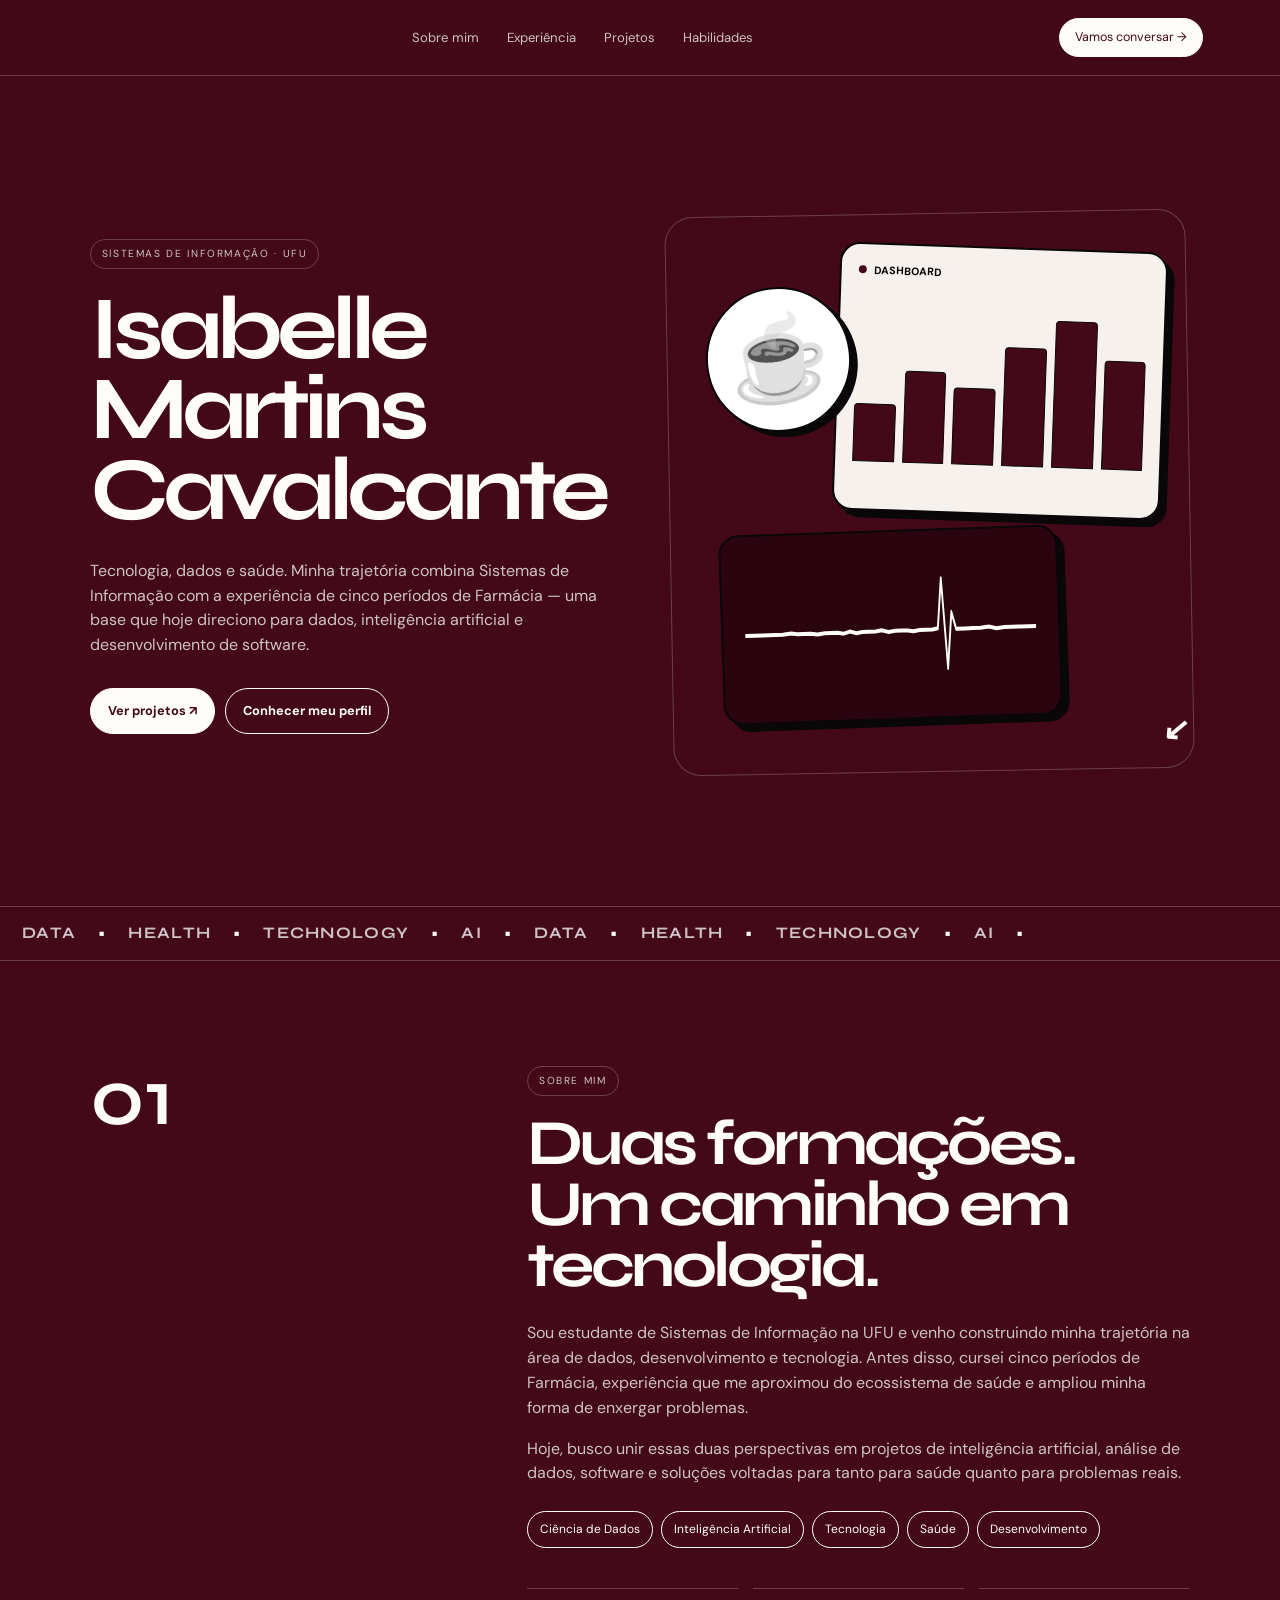
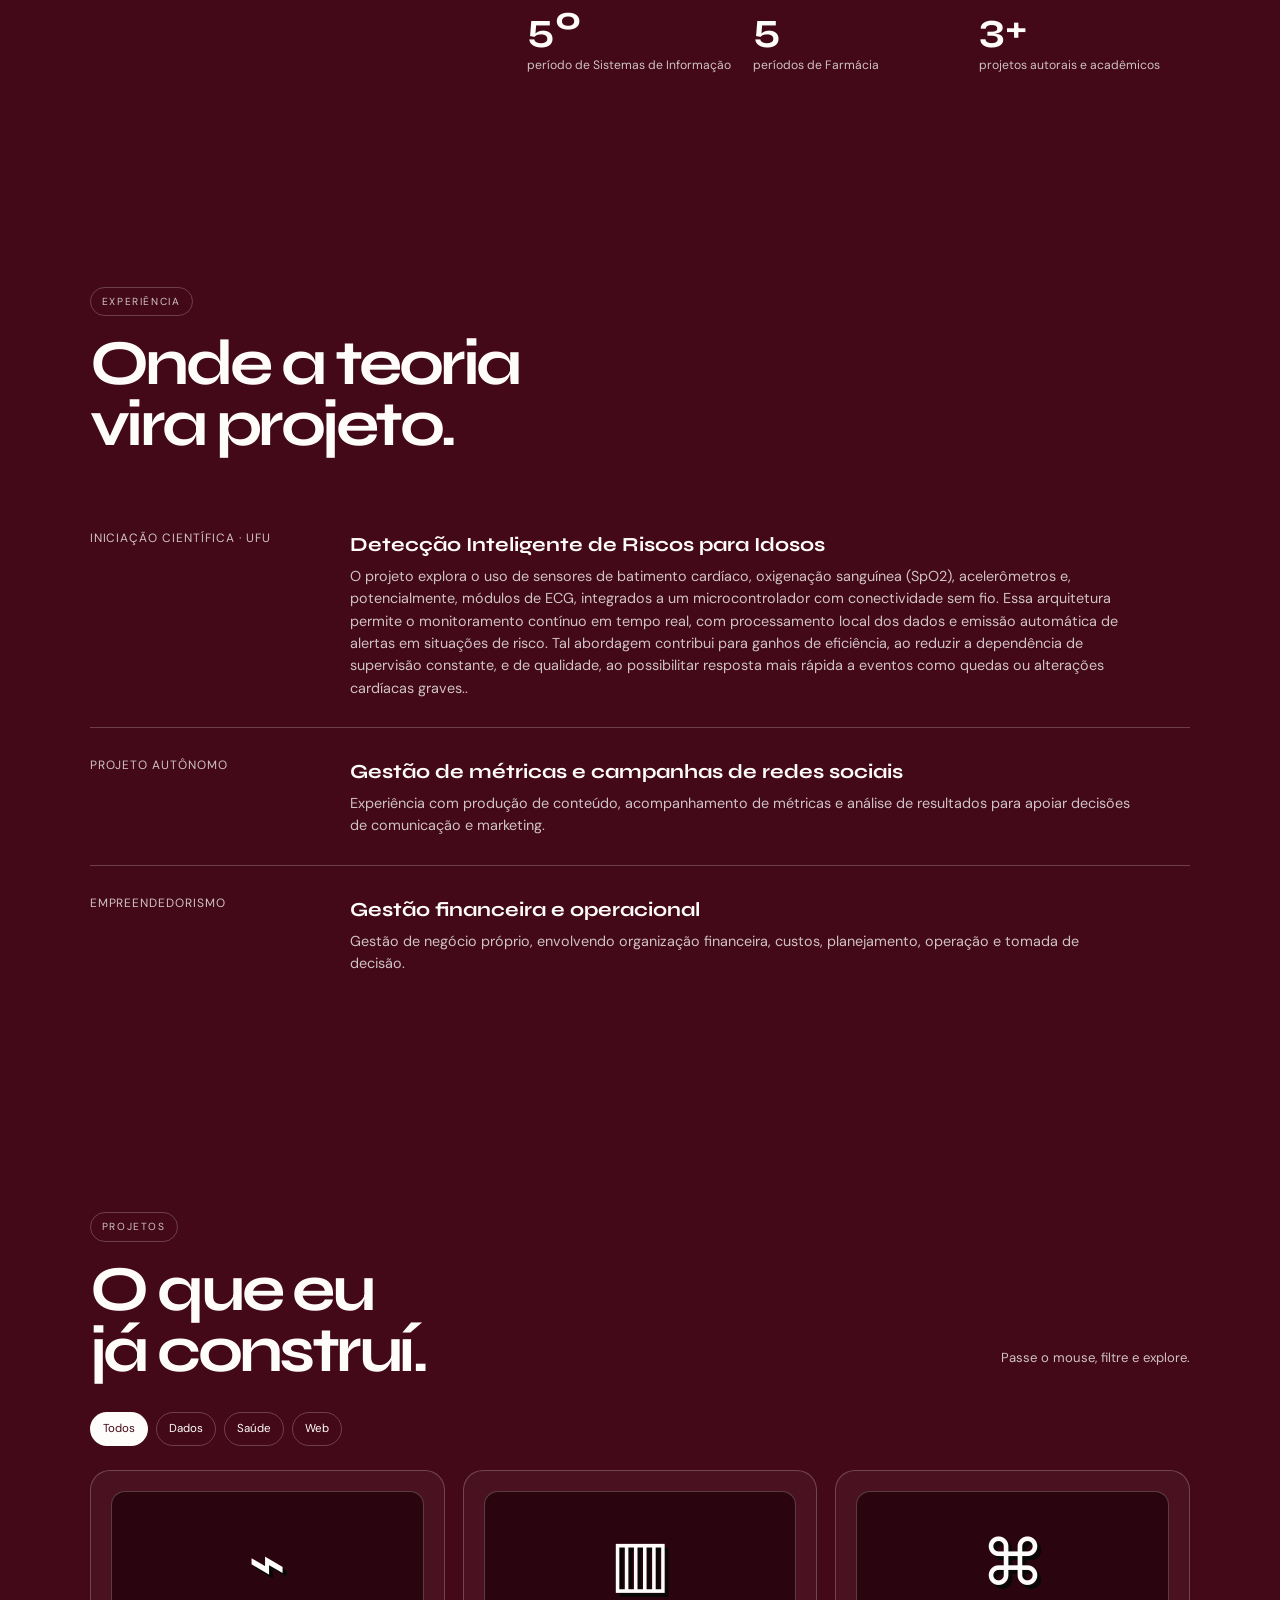
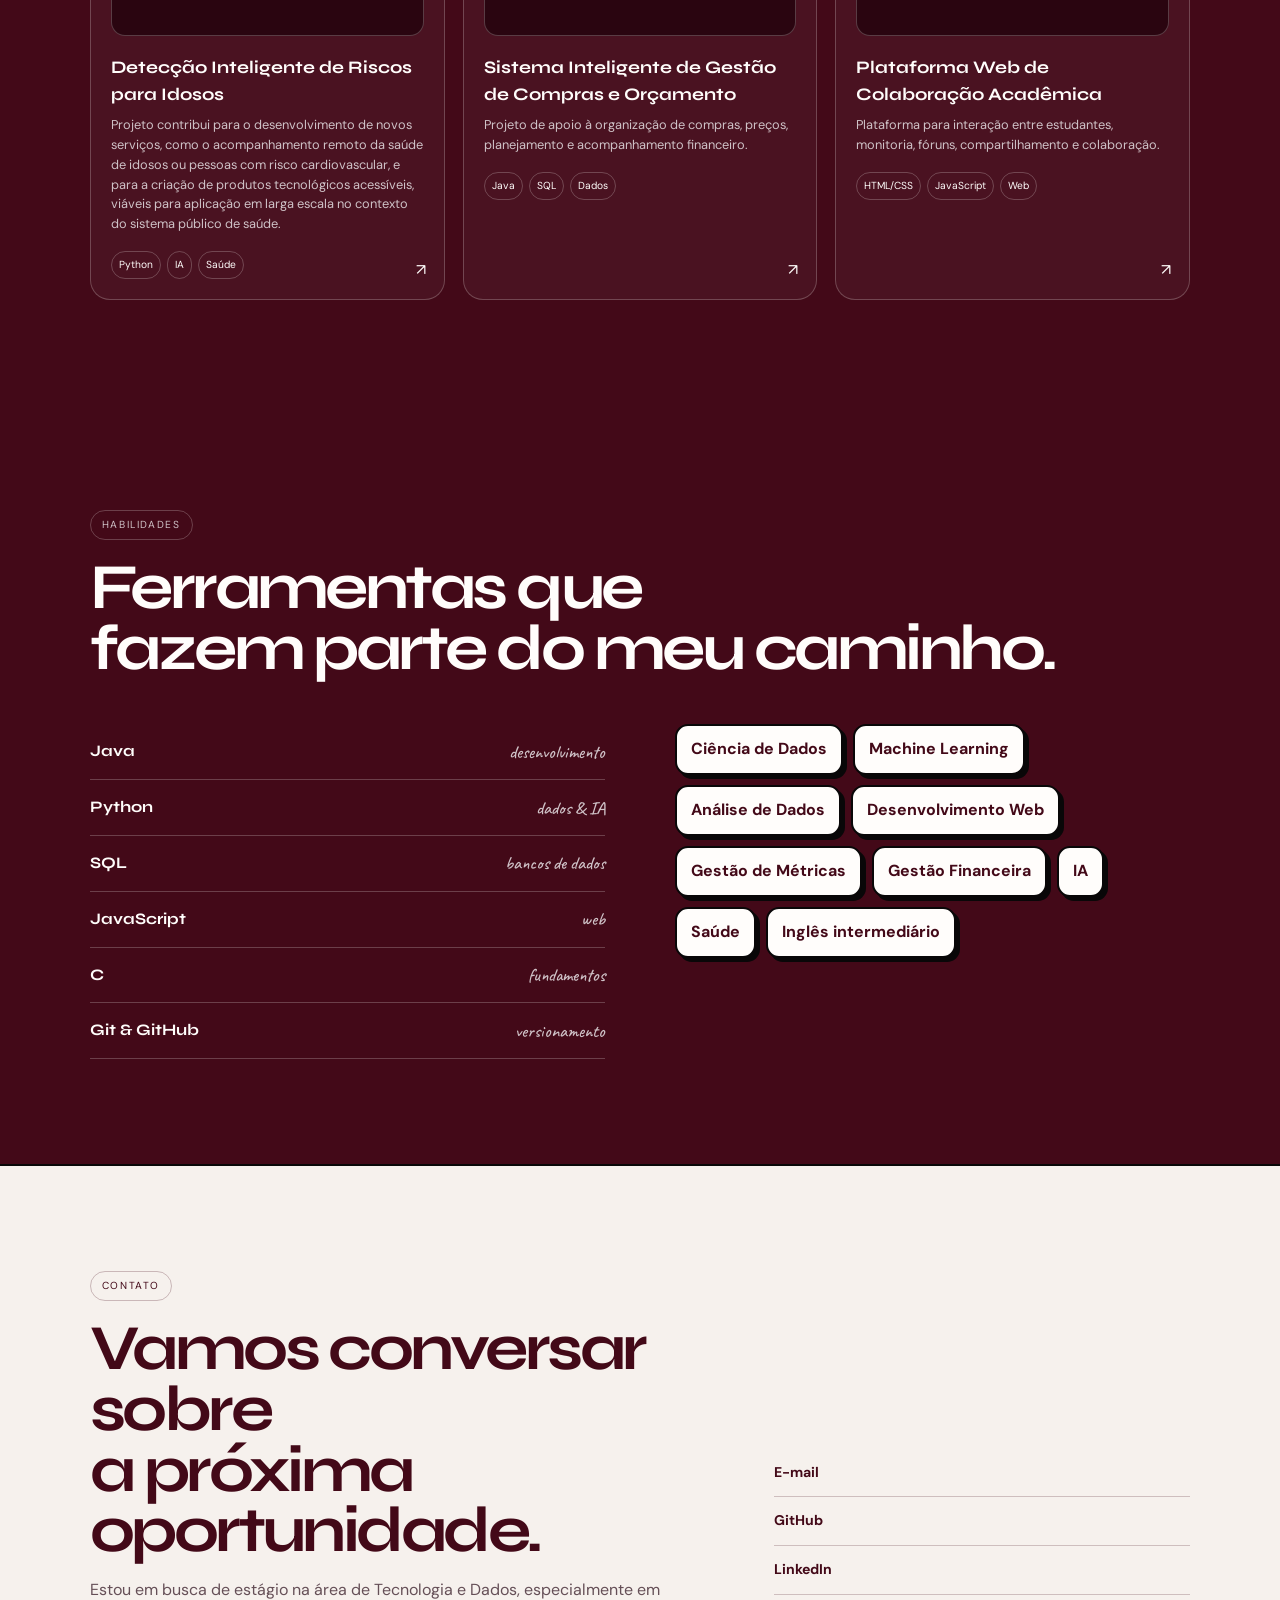
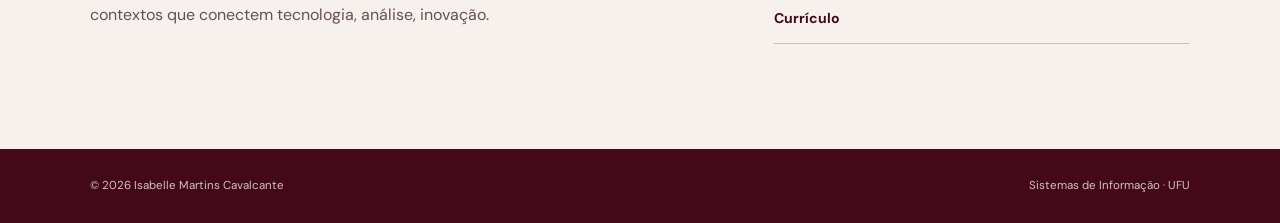
<file: index.html>
<!DOCTYPE html>
<html lang="pt-BR">
<head>
  <meta charset="UTF-8">
  <meta name="viewport" content="width=device-width, initial-scale=1.0">
  <meta name="description" content="Portfólio de Isabelle Martins Cavalcante — Tecnologia, Dados e Saúde.">
  <title>Isabelle Martins Cavalcante | Tecnologia × Dados × Saúde</title>

  <link rel="preconnect" href="https://fonts.googleapis.com">
  <link rel="preconnect" href="https://fonts.gstatic.com" crossorigin>
  <link href="https://fonts.googleapis.com/css2?family=DM+Sans:wght@400;500;600;700&family=Syne:wght@600;700;800&family=Caveat:wght@500;600&display=swap" rel="stylesheet">

  <link rel="stylesheet" href="css/style.css">
</head>
<body>
  <div class="progress"></div>

  <!-- Cada bloco abaixo recebe um módulo independente. -->
  <div id="header"></div>

  <main>
    <div id="hero"></div>
    <div id="marquee"></div>
    <div id="sobre"></div>
    <div id="experiencia"></div>
    <div id="projetos"></div>
    <div id="habilidades"></div>
    <div id="contato"></div>
  </main>

  <div id="footer"></div>

  <script src="js/main.js"></script>
</body>
</html>
</file>
<file: css/style.css>
:root{
  --wine:#430918;
  --wine-dark:#2a0510;
  --wine-light:#69152c;
  --white:#fffdfb;
  --off:#f6f1ed;
  --black:#090708;
  --gray:#cfc2c7;
  --line:rgba(255,253,251,.22);
  --shadow:7px 7px 0 var(--black);
}
*{box-sizing:border-box}
html{scroll-behavior:smooth}
body{
  margin:0;background:var(--wine);color:var(--white);
  font-family:"DM Sans",sans-serif;line-height:1.55;overflow-x:hidden;
}
a{text-decoration:none;color:inherit}
button{font:inherit}
::selection{background:var(--white);color:var(--wine)}
.progress{position:fixed;z-index:1000;top:0;left:0;width:0;height:4px;background:var(--white)}
.nav{
  position:sticky;top:0;z-index:100;
  display:flex;justify-content:space-between;align-items:center;
  padding:18px 6vw;background:rgba(67,9,24,.9);
  backdrop-filter:blur(14px);border-bottom:1px solid var(--line)
}
.logo{font:700 2rem "Caveat",cursive;transform:rotate(-3deg)}
.navlinks{display:flex;gap:28px;align-items:center}
.navlinks a{font-size:.82rem;color:var(--gray);transition:.2s}
.navlinks a:hover{color:var(--white)}
.nav-cta{border:1px solid var(--white);border-radius:999px;padding:9px 15px;font-size:.78rem;background:var(--white);color:var(--wine)}
.section{padding:105px 7vw}
.inner{max-width:1180px;margin:auto}
.eyebrow{
  display:inline-flex;border:1px solid var(--line);border-radius:999px;
  padding:6px 11px;text-transform:uppercase;letter-spacing:.16em;
  font-size:.64rem;color:var(--gray)
}
h1,h2,h3{font-family:"Syne",sans-serif;margin:0}
h1{font-size:clamp(3.4rem,7vw,7rem);line-height:.9;letter-spacing:-.065em}
h2{font-size:clamp(2.5rem,5vw,4.8rem);line-height:.95;letter-spacing:-.055em}
p{color:var(--gray)}
.small{font-size:.82rem}

.hero{
  min-height:calc(100vh - 70px);display:grid;
  grid-template-columns:.9fr 1.1fr;gap:5vw;align-items:center;
  padding-top:70px;padding-bottom:80px
}
.hero h1{margin-top:20px}
.hero h1 .script{font:600 clamp(2.6rem,5.2vw,5.2rem) "Caveat",cursive;letter-spacing:-.02em}
.hero-desc{max-width:590px;font-size:1rem;margin:28px 0 30px}
.actions{display:flex;gap:10px;flex-wrap:wrap}
.btn{
  display:inline-flex;align-items:center;gap:9px;border-radius:999px;
  border:1px solid var(--white);padding:12px 17px;background:var(--white);
  color:var(--wine);font-size:.8rem;font-weight:700;transition:.25s
}
.btn:hover{transform:translateY(-3px);box-shadow:4px 4px 0 var(--black)}
.btn.alt{background:transparent;color:var(--white)}
.btn.alt:hover{background:var(--white);color:var(--wine)}

.hero-visual{height:570px;position:relative;display:grid;place-items:center}
.dashboard{
  position:absolute;right:5%;top:8%;width:63%;height:47%;
  background:var(--off);border:2px solid var(--black);border-radius:20px;
  box-shadow:var(--shadow);padding:17px;color:var(--black);
  transform:rotate(2deg);z-index:2
}
.dash-top{display:flex;justify-content:space-between;align-items:center;font-size:.67rem;font-weight:700}
.dot{width:8px;height:8px;border-radius:50%;background:var(--wine);display:inline-block;margin-right:4px}
.chart-area{height:74%;display:flex;align-items:end;gap:8px;margin-top:13px}
.bar{flex:1;background:var(--wine);border:1px solid var(--black);border-radius:4px 4px 0 0}
.b1{height:34%}.b2{height:54%}.b3{height:45%}.b4{height:70%}.b5{height:86%}.b6{height:64%}
.coffee{
  position:absolute;left:7%;top:15%;width:145px;height:145px;
  border-radius:50%;background:#fff;border:2px solid var(--black);
  box-shadow:6px 6px 0 var(--black);z-index:4;display:grid;place-items:center;
  transform:rotate(-8deg)
}
.coffee::before{content:"☕";font-size:5.1rem;filter:grayscale(1)}
.coffee-note{
  position:absolute;left:-10px;bottom:-38px;background:var(--white);
  color:var(--black);border:2px solid var(--black);padding:8px 12px;
  font:600 1.15rem "Caveat",cursive;transform:rotate(-4deg);
  box-shadow:4px 4px 0 var(--black)
}
.ecg{
  position:absolute;left:10%;bottom:9%;width:65%;height:190px;
  background:var(--wine-dark);border:2px solid var(--black);border-radius:20px;
  box-shadow:var(--shadow);z-index:3;padding:22px;transform:rotate(-2deg)
}
.ecg-label{font:600 1rem "Caveat",cursive;color:var(--gray);margin-bottom:8px}
.ecg svg{width:100%;height:125px}
.ecg path{fill:none;stroke:var(--white);stroke-width:4;stroke-linecap:round;stroke-linejoin:round}
.visual-note{
  position:absolute;right:0;bottom:4%;font:600 1.45rem "Caveat",cursive;
  transform:rotate(5deg);z-index:7
}
.visual-note::after{content:"↙";display:block;font-size:2rem;margin-left:25px}
.visual-line{position:absolute;inset:2% 0 0 0;border:1px solid var(--line);border-radius:28px;transform:rotate(-1deg)}

.marquee{overflow:hidden;border-top:1px solid var(--line);border-bottom:1px solid var(--line);padding:14px 0;white-space:nowrap}
.marquee-track{display:inline-block;animation:slide 22s linear infinite;font:700 1rem "Syne",sans-serif;letter-spacing:.08em}
.marquee span{margin:0 22px;color:var(--gray)}
@keyframes slide{to{transform:translateX(-50%)}}

.about-grid{display:grid;grid-template-columns:.7fr 1.3fr;gap:80px;align-items:start}
.about-index{font:600 5rem "Syne";opacity:.15;line-height:.8}
.about-copy h2{margin-bottom:25px}
.about-copy p{max-width:720px}
.tags{display:flex;flex-wrap:wrap;gap:8px;margin-top:25px}
.tag{border:1px solid var(--white);border-radius:999px;padding:8px 12px;font-size:.75rem;transition:.2s}
.tag:hover{background:var(--white);color:var(--wine);transform:translateY(-2px)}
.numbers{display:grid;grid-template-columns:repeat(3,1fr);gap:15px;margin-top:40px}
.number{border-top:1px solid var(--line);padding-top:15px}
.number strong{display:block;font:700 2.5rem "Syne"}
.number span{font-size:.76rem;color:var(--gray)}

.projects-head{display:flex;justify-content:space-between;align-items:end;gap:30px;margin-bottom:30px}
.filters{display:flex;gap:8px;flex-wrap:wrap;margin-bottom:24px}
.filter{background:transparent;color:var(--white);border:1px solid var(--line);border-radius:999px;padding:7px 12px;font-size:.72rem;cursor:pointer}
.filter.active,.filter:hover{background:var(--white);color:var(--wine)}
.projects-grid{display:grid;grid-template-columns:repeat(3,1fr);gap:18px}
.project{
  position:relative;min-height:320px;padding:20px;border:1px solid var(--line);
  border-radius:20px;background:rgba(255,255,255,.04);overflow:hidden;transition:.3s
}
.project:hover{transform:translateY(-8px);box-shadow:7px 7px 0 var(--black);background:rgba(255,255,255,.075)}
.project.hide{display:none}
.project-art{
  height:145px;border-radius:14px;background:var(--wine-dark);
  border:1px solid var(--line);display:grid;place-items:center;margin-bottom:18px;
  overflow:hidden
}
.project-icon{font-size:4rem;filter:drop-shadow(4px 4px 0 var(--black))}
.project h3{font-size:1.1rem}
.project p{font-size:.8rem;margin:7px 0 17px}
.project-tags{display:flex;gap:6px;flex-wrap:wrap}
.project-tags span{font-size:.64rem;border:1px solid var(--line);padding:5px 7px;border-radius:999px}
.project-arrow{position:absolute;right:18px;bottom:16px}

.skills-grid{display:grid;grid-template-columns:1fr 1fr;gap:70px}
.skill-list{display:grid}
.skill{display:flex;justify-content:space-between;align-items:center;padding:15px 0;border-bottom:1px solid var(--line)}
.skill b{font-family:"Syne"}
.skill em{font:500 1.15rem "Caveat",cursive;color:var(--gray);font-style:normal}
.skill-cloud{display:flex;flex-wrap:wrap;align-content:start;gap:10px}
.skill-cloud span{
  padding:11px 14px;background:var(--white);color:var(--wine);
  border:2px solid var(--black);border-radius:13px;font-weight:700;
  box-shadow:4px 4px 0 var(--black);transition:.2s
}
.skill-cloud span:hover{transform:translate(-2px,-2px) rotate(-1deg)}

.experience{display:grid;gap:0}
.exp{display:grid;grid-template-columns:220px 1fr;gap:40px;padding:28px 0;border-top:1px solid var(--line)}
.exp:first-child{border-top:0}
.exp-year{font-size:.75rem;color:var(--gray);letter-spacing:.08em}
.exp h3{font-size:1.25rem;margin-bottom:5px}
.exp p{margin:0;max-width:780px;font-size:.9rem}

.contact{background:var(--off);color:var(--wine);border-top:2px solid var(--black)}
.contact p{color:#654f57;max-width:650px}
.contact-grid{display:grid;grid-template-columns:1.2fr .8fr;gap:60px;align-items:end}
.contact-links{display:grid}
.contact-link{padding:13px 0;border-bottom:1px solid rgba(67,9,24,.22);display:flex;justify-content:space-between;font-weight:700;font-size:.88rem}
.contact-link:hover{padding-left:6px}
footer{display:flex;justify-content:space-between;gap:20px;padding:28px 7vw;font-size:.72rem;color:var(--gray)}

.reveal{opacity:0;transform:translateY(24px);transition:.75s ease}
.reveal.show{opacity:1;transform:none}

@media(max-width:900px){
  .navlinks{display:none}
  .hero{grid-template-columns:1fr}
  .hero-visual{height:500px}
  .about-grid,.skills-grid,.contact-grid{grid-template-columns:1fr}
  .projects-grid{grid-template-columns:1fr 1fr}
  .exp{grid-template-columns:1fr;gap:8px}
}
@media(max-width:620px){
  .section{padding:80px 5vw}
  .hero{padding-top:45px}
  .hero-visual{height:390px}
  .dashboard{width:70%;height:45%;right:2%}
  .coffee{width:100px;height:100px}.coffee::before{font-size:3.5rem}
  .ecg{width:78%;height:150px}
  .projects-grid{grid-template-columns:1fr}
  .numbers{grid-template-columns:1fr}
  .projects-head{display:block}
  .contact-grid{gap:30px}
}
</file>
